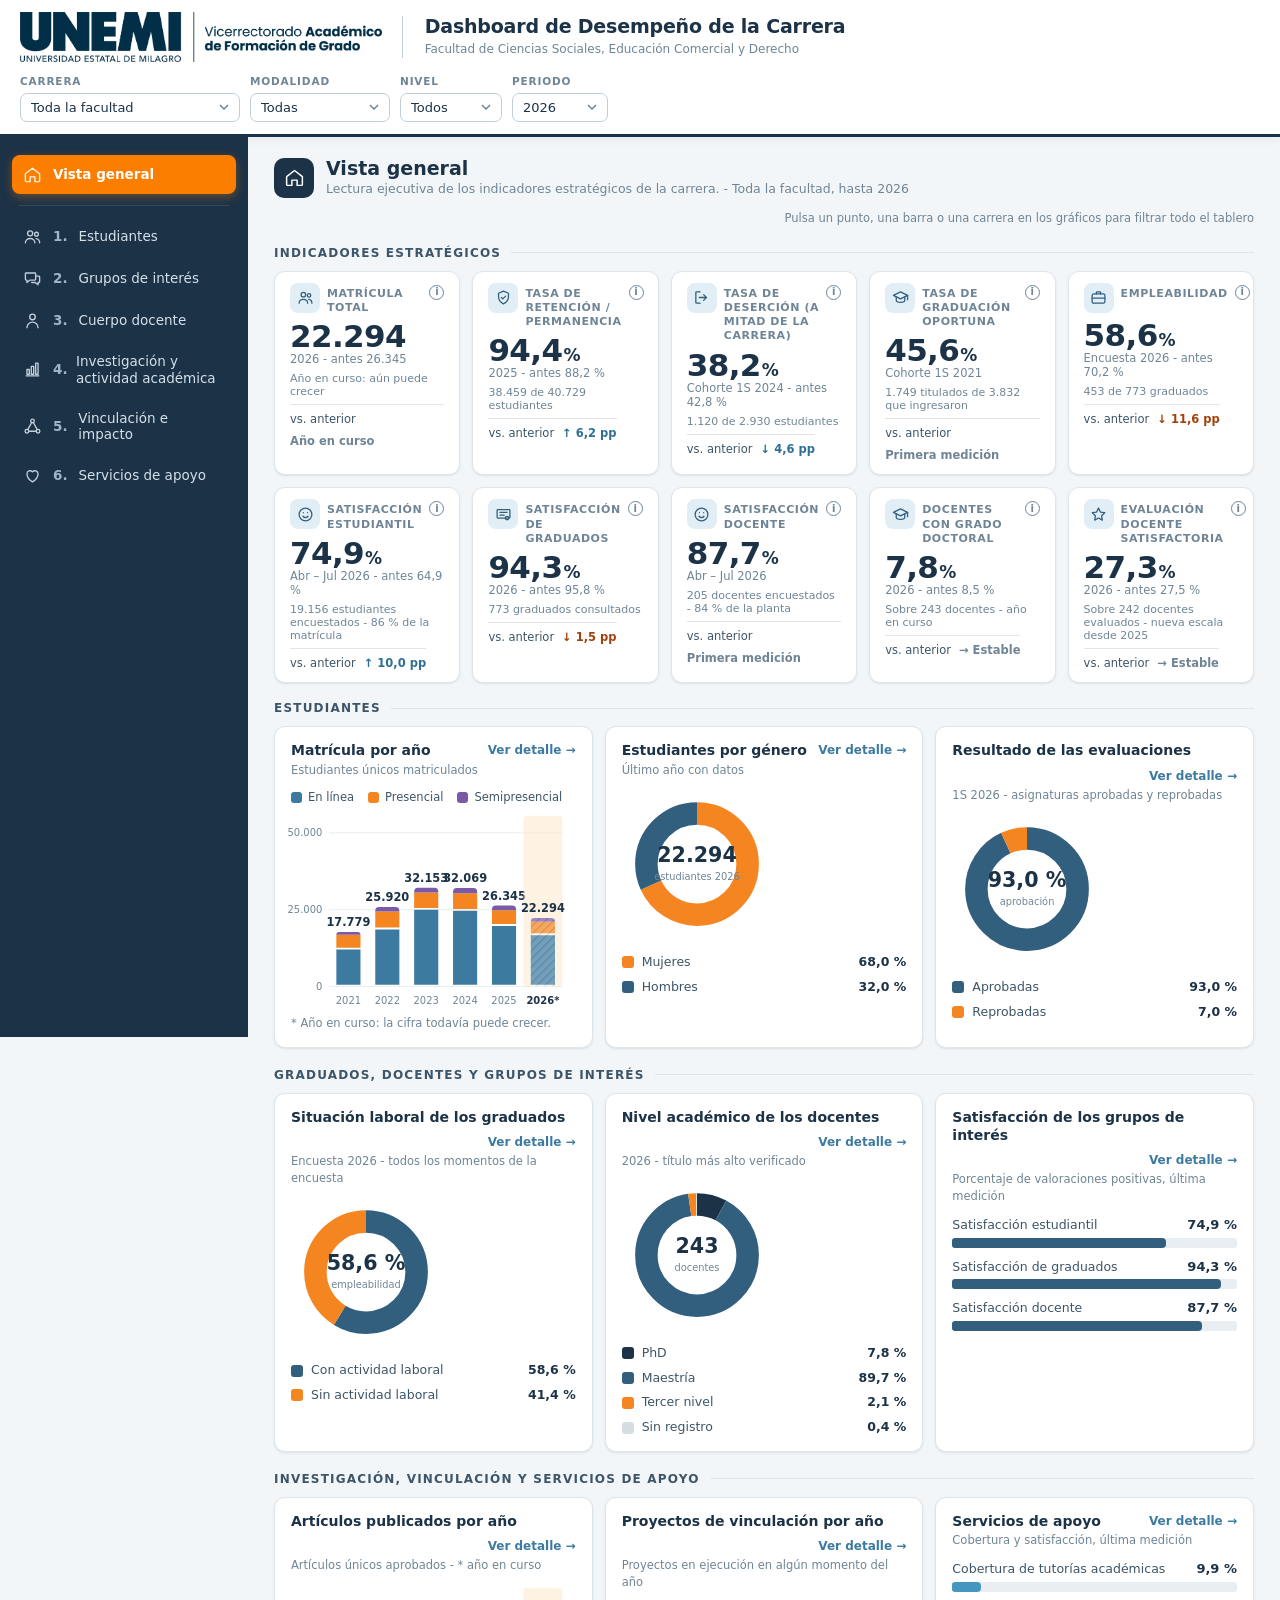
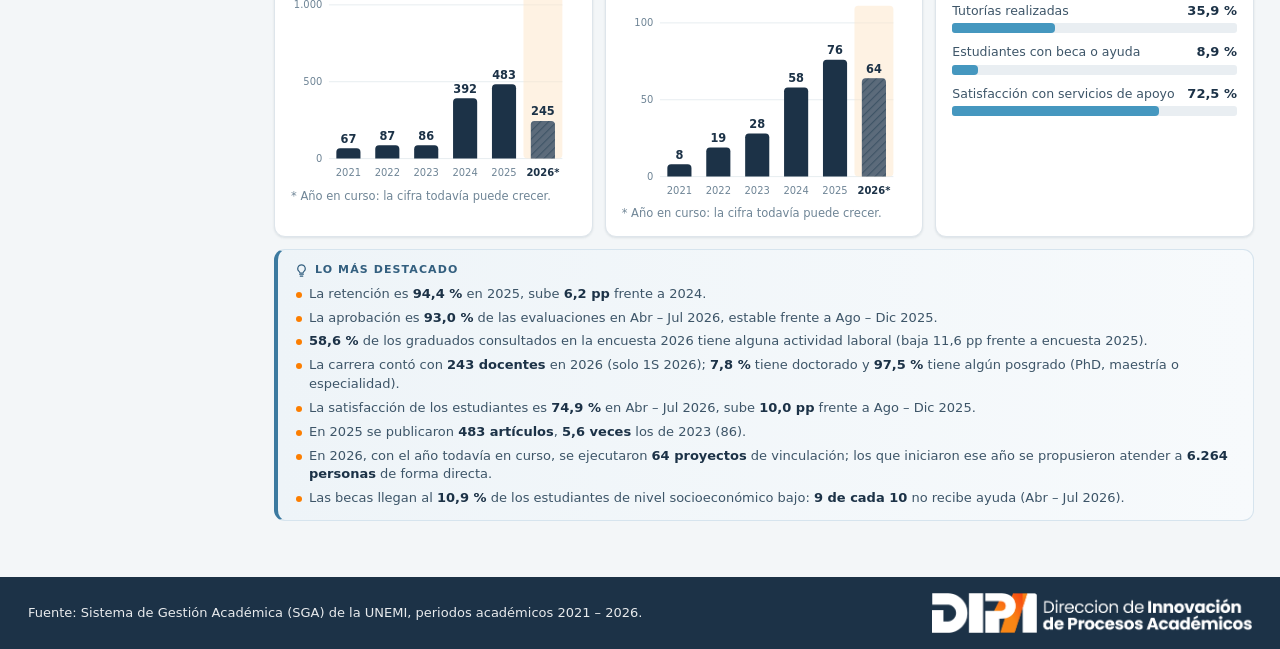
<file: index.html>
<!doctype html>
<html lang="es">
<head>
<meta charset="utf-8">
<title>Dashboard de Desempeño - FACSECYD - UNEMI</title>
<meta http-equiv="refresh" content="0; url=docs/index.html">
<link rel="canonical" href="docs/index.html">
<script>location.replace('docs/index.html' + location.hash);</script>
</head>
<body>
<p>Abriendo el dashboard… Si no se abre solo, entra a <a href="docs/index.html">docs/index.html</a>.</p>
</body>
</html>
</file>
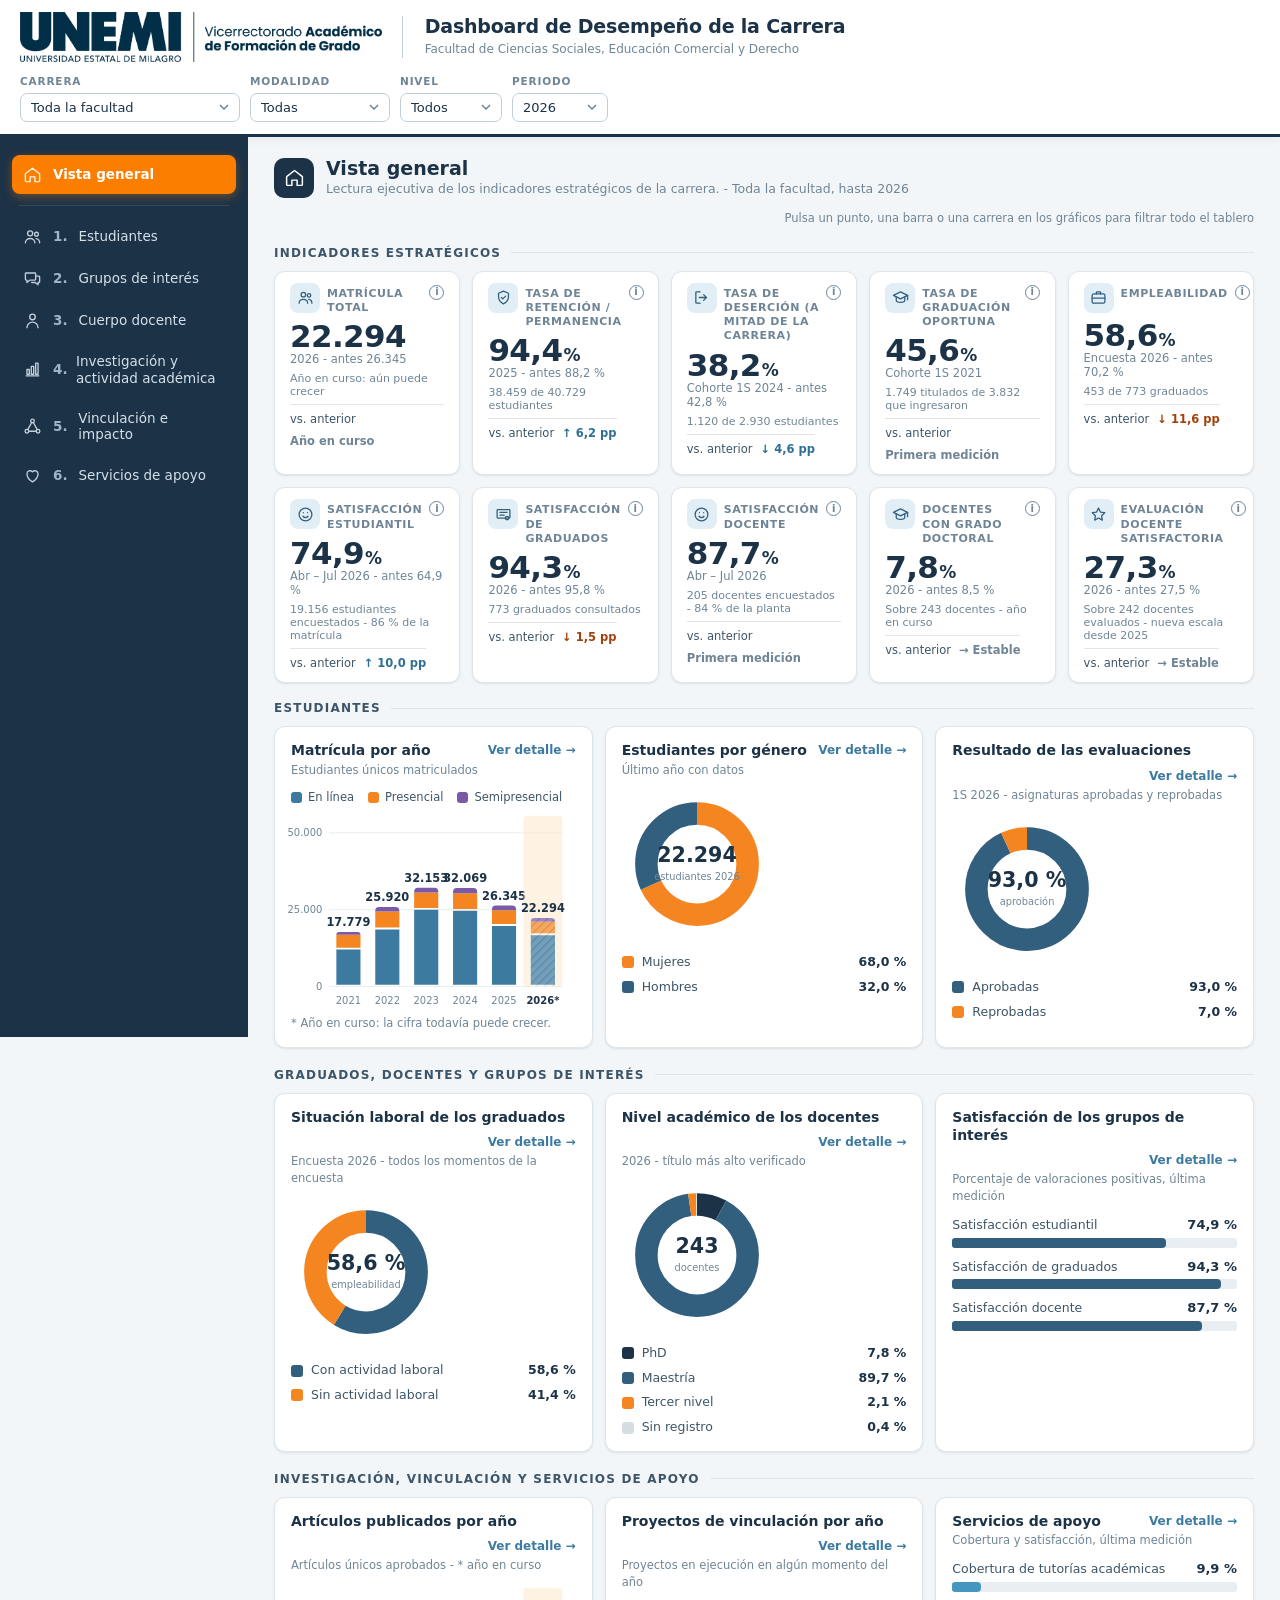
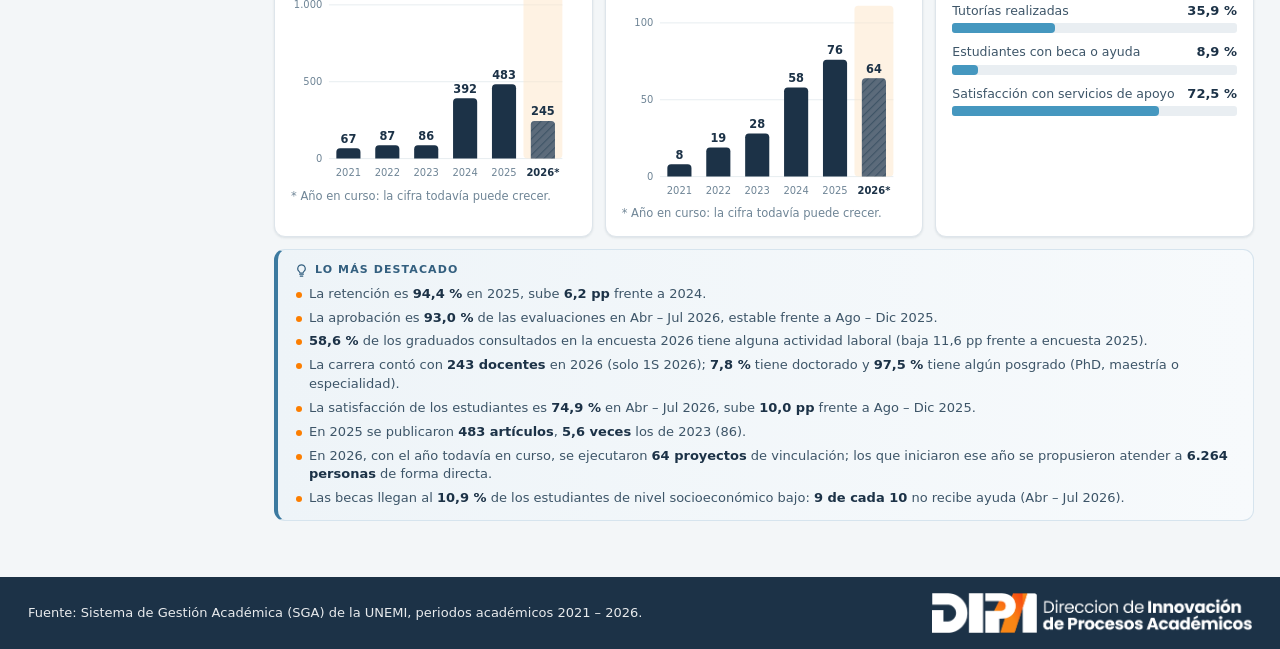
<file: docs/index.html>
<!doctype html>
<html lang="es">
<head>
<meta charset="utf-8">
<meta name="viewport" content="width=device-width, initial-scale=1">
<title>Dashboard de Desempeño - FACSECYD - UNEMI</title>
<!-- Identificación interna (no visible): versión 2, estructura de indicadores de la FACS (octubre 2026).
     La versión 1 (cuatro pestañas, extracto de agosto 2026) se retiró de la publicación. -->
<meta name="dashboard-version" content="2.0 · estructura FACS · 2026-10">
<!-- ?v=: cambiarlo al publicar cambios de estilo o código, para que el navegador no use la copia en caché -->
<link rel="stylesheet" href="css/tablero.css?v=20261012">
</head>
<body>

<!-- Encabezado fijo: el logo y los filtros quedan siempre a la vista -->
<header class="appbar">
  <img class="appbar-logo" src="img/logo-vicerrectorado.png"
       alt="UNEMI - Vicerrectorado Académico de Formación de Grado">
  <div class="appbar-titulo">
    <h1>Dashboard de Desempeño de la Carrera</h1>
    <p>Facultad de Ciencias Sociales, Educación Comercial y Derecho</p>
  </div>
  <div class="filters">
    <!-- Las carreras se cargan desde el catálogo de los datos (FACS_DATA.carreras) -->
    <div class="fld"><label for="fCarrera">Carrera</label><select id="fCarrera"></select></div>
    <div class="fld"><label for="fModalidad">Modalidad</label><select id="fModalidad"></select></div>
    <div class="fld"><label for="fNivel">Nivel</label><select id="fNivel"></select></div>
    <div class="fld"><label for="fAnio">Periodo</label><select id="fAnio"></select></div>
  </div>
</header>

<div class="shell">
  <aside class="side">
    <nav aria-label="Vistas del dashboard"><ul class="nav" id="nav"></ul></nav>
  </aside>
  <main class="main">
    <div class="body" id="vista"></div>
  </main>
</div>

<footer class="sitefooter">
  <p class="fuente">Fuente: Sistema de Gestión Académica (SGA) de la UNEMI, periodos académicos 2021 – 2026.</p>
  <img src="img/logo-dipa-blanco.png" alt="DIPA - Dirección de Innovación de Procesos Académicos">
</footer>

<div class="tip" id="tip" role="tooltip"></div>

<script src="data/indicadores.js"></script>
<script src="data/facsecyd-data.js"></script>
<script src="data/rendimiento-data.js"></script>
<script src="data/graduados-data.js"></script>
<script src="data/trayectoria-data.js"></script>
<script src="data/perfil-data.js"></script>
<script src="data/mapa-ecuador.js"></script>
<script src="data/mapa-mundo.js"></script>
<script src="data/docentes-data.js"></script>
<script src="js/app.js?v=20261008"></script>
</body>
</html>
</file>
<file: docs/css/tablero.css>
/* Paleta institucional UNEMI (Paleta de colores unemi.jpeg) — misma línea que FACSECYD y FACE */
:root {
  --az-1:#1c3247; --az-2:#264763; --az-3:#335f7f; --az-4:#3c7aa0; --az-5:#4597bf;
  --na-1:#fc7e00; --na-2:#ea7d06; --na-3:#f48521; --na-4:#f78d37; --na-5:#f7964d;

  --ink:#1c3247; --ink2:#3d5568; --ink3:#6f8596; --ink4:#c3cfd8;
  --paper:#ffffff; --paper2:#f3f6f8; --paper3:#e9eef2;
  --edge:#dee5eb; --edge2:#c3cfd8;
  --acento:var(--na-1); --acento-lt:#fde7cc;

  /* entidades: el color sigue a la carrera en todos los gráficos */
  --c-facs:#1c3247; --c-enf:#3c7aa0; --c-nut:#f48521;
  /* estados: siempre con icono y palabra, nunca solo color */
  --ok:#2f6f93; --ok-lt:#e2eef5; --seg:#b86200; --seg-lt:#fdecd6; --mal:#a3410c; --mal-lt:#f9dfd0;

  --r:7px; --r-lg:11px;
  --font: Calibri, Carlito, "Segoe UI", system-ui, sans-serif;
  --shadow-sm: 0 1px 3px rgba(28,50,71,.07), 0 1px 2px rgba(28,50,71,.04);
  --shadow: 0 6px 18px rgba(28,50,71,.10), 0 2px 5px rgba(28,50,71,.06);
  --side:248px; --hdr:78px;
}
*,*::before,*::after { box-sizing:border-box; margin:0; padding:0; }
html { scroll-behavior:smooth; }
body { font-family:var(--font); background:var(--paper2); color:var(--ink); font-size:14px; line-height:1.5; }
:focus-visible { outline:2px solid var(--acento); outline-offset:2px; }
[hidden] { display:none !important; }
button, select { font-family:var(--font); }

/* ---------- marco institucional ---------- */
.appbar { position:sticky; top:0; z-index:40; height:var(--hdr); background:var(--paper);
  border-bottom:3px solid var(--az-1); box-shadow:0 2px 10px rgba(28,50,71,.06);
  display:flex; align-items:center; gap:22px; padding:0 24px; }
.appbar-logo { height:50px; width:auto; flex:0 0 auto; }
.appbar-titulo { border-left:1px solid var(--edge2); padding-left:22px; min-width:0; flex:0 1 auto; }
.appbar-titulo h1 { font-size:19px; font-weight:700; letter-spacing:-.01em; line-height:1.15; color:var(--az-1); white-space:nowrap; overflow:hidden; text-overflow:ellipsis; }
.appbar-titulo p { font-size:12px; color:var(--ink3); margin-top:2px; white-space:nowrap; overflow:hidden; text-overflow:ellipsis; }
.sitefooter { background:var(--az-1); padding:16px 28px; display:flex; justify-content:space-between; align-items:center; gap:16px 24px; flex-wrap:wrap; }
.sitefooter .fuente { margin:0; color:#fff; font-size:13px; line-height:1.4; opacity:.9; }
.sitefooter img { height:40px; width:auto; }

/* ---------- estructura ---------- */
.shell { display:grid; grid-template-columns:var(--side) 1fr; min-height:calc(100vh - var(--hdr)); }
.side { background:var(--az-1); color:#dfe8ef; padding:18px 12px 30px;
  position:sticky; top:var(--hdr); height:calc(100vh - var(--hdr)); overflow-y:auto; }
.nav { list-style:none; display:flex; flex-direction:column; gap:3px; }
.nav button { width:100%; display:flex; align-items:center; gap:11px; background:none; border:0;
  color:#d4e0ea; font-size:13.5px; text-align:left; padding:10px 11px; border-radius:8px; cursor:pointer;
  line-height:1.25; }
.nav button svg { width:19px; height:19px; flex:0 0 auto; fill:none; stroke:currentColor; stroke-width:1.7;
  stroke-linecap:round; stroke-linejoin:round; opacity:.9; }
.nav button .num { font-weight:700; color:#9fb6c8; min-width:12px; }
.nav button:hover { background:rgba(255,255,255,.08); color:#fff; }
.nav button.on { background:var(--acento); color:#fff; font-weight:700; box-shadow:0 3px 10px rgba(252,126,0,.35); }
.nav button.on .num { color:#fff; }
.nav-sep { height:1px; background:rgba(255,255,255,.1); margin:8px 6px; }

.main { min-width:0; padding-bottom:44px; }
.filters { display:flex; gap:10px; align-items:flex-end; flex-wrap:nowrap; margin-left:auto; flex:0 0 auto; }
/* Los cuatro filtros van en una sola línea: los nombres de carrera largos se recortan en el
   selector (la lista desplegada los muestra completos) y el periodo no baja a otra fila. */
#fCarrera { width:220px; min-width:0; text-overflow:ellipsis; }
#fNivel, #fAnio { min-width:96px; }
.fld { display:flex; flex-direction:column; gap:3px; }
.fld label { font-size:10.5px; letter-spacing:.08em; text-transform:uppercase; color:var(--ink3); font-weight:700; }
.fld select, .rfbar select { font-size:13px; color:var(--ink); background:var(--paper); border:1px solid var(--edge2);
  border-radius:var(--r); padding:6px 28px 6px 10px; cursor:pointer; min-width:112px; appearance:none;
  background-image:url("data:image/svg+xml,%3Csvg xmlns='http://www.w3.org/2000/svg' width='10' height='6'%3E%3Cpath d='M1 1l4 4 4-4' fill='none' stroke='%236f8596' stroke-width='1.5'/%3E%3C/svg%3E");
  background-repeat:no-repeat; background-position:right 10px center; }
.fld select:hover:not([disabled]), .rfbar select:hover { border-color:var(--az-4); }
.fld select[disabled] { background-color:var(--paper2); color:var(--ink2); cursor:default; background-image:none; padding-right:10px; min-width:0; }

/* filtro cruzado */
.chips { display:flex; gap:7px; flex-wrap:wrap; align-items:center; margin-left:auto; }
.chip { display:inline-flex; align-items:center; gap:7px; background:var(--acento-lt); color:#8a4400;
  border:1px solid var(--na-4); border-radius:20px; padding:3px 6px 3px 11px; font-size:11.5px; font-weight:700; cursor:pointer; }
.chip .x { font-size:15px; line-height:1; opacity:.6; padding:0 3px; }
.chip:hover .x { opacity:1; }
.chip-limpiar { background:none; border:0; color:var(--az-4); font-size:11.5px; font-weight:700; cursor:pointer; text-decoration:underline; }
.chip-ayuda { font-size:11.5px; color:var(--ink3); }
.legend [data-car], .lbl-car { cursor:pointer; }
.legend [data-car]:hover { color:var(--ink); }
.hrow[data-gse], .hrow[data-niv], .hrow[data-rf], .hrow[data-gf], .hrow[data-gmom] { cursor:pointer; border-radius:5px; padding:3px 5px; margin:-3px -5px; }
.hrow[data-gse]:hover, .hrow[data-niv]:hover, .hrow[data-rf]:hover, .hrow[data-gf]:hover, .hrow[data-gmom]:hover { background:var(--paper2); }

/* pestañas dentro de una vista (Estudiantes: Rendimiento / Graduados) */
.tabs { display:flex; gap:4px; border-bottom:2px solid var(--edge); margin-bottom:14px; flex-wrap:wrap; }
.tab { background:none; border:0; border-bottom:3px solid transparent; margin-bottom:-2px; padding:9px 16px 8px;
  font-size:14px; font-weight:700; color:var(--ink3); cursor:pointer; }
.tab:hover { color:var(--ink); }
.tab.on { color:var(--az-1); border-bottom-color:var(--acento); }
.priv { font-size:11.5px; color:var(--ink3); background:var(--paper); border:1px dashed var(--edge2);
  border-radius:var(--r); padding:8px 12px; margin:4px 0 12px; line-height:1.45; }
.priv b { color:var(--ink2); }
/* perfil: pirámide y mapa pulsables */
.hrow[data-pf] { cursor:pointer; border-radius:5px; padding:3px 5px; margin:-3px -5px; }
.hrow[data-pf]:hover { background:var(--paper2); }
rect.pir, path.prov { cursor:pointer; }
path.prov.fija { cursor:default; }
/* vista general: dona y enlaces de panel */
.dona { display:flex; align-items:center; gap:14px; flex-wrap:wrap; }
.dona svg { width:150px; height:150px; flex:0 0 auto; }
.dona svg circle { cursor:default; }
.dona-ley { flex:1; min-width:150px; display:flex; flex-direction:column; gap:6px; }
.dona-ley .dl { display:grid; grid-template-columns:12px 1fr auto; gap:8px; align-items:center; font-size:12.5px; color:var(--ink2); }
.dona-ley .dl i { width:12px; height:12px; border-radius:3px; }
.dona-ley .dl b { color:var(--ink); font-variant-numeric:tabular-nums; }
.ph .ver { margin-left:auto; font-size:12px; color:var(--az-4); font-weight:700; text-decoration:none; white-space:nowrap; }
.ph .ver:hover { color:var(--acento); }
rect.pir:hover, path.prov:hover { filter:brightness(1.12); }
/* tarjetas con ícono (vistas 1 y 4): filas parejas de 4 (o 5) */
.kpis.k4 { grid-template-columns:repeat(4,minmax(0,1fr)); }
.kpis.k5 { grid-template-columns:repeat(5,minmax(0,1fr)); }
.kpis.k3 { grid-template-columns:repeat(3,minmax(0,1fr)); }
@media (max-width:1180px){ .kpis.k4, .kpis.k5, .kpis.k3 { grid-template-columns:repeat(2,minmax(0,1fr)); } }
@media (max-width:560px){ .kpis.k4, .kpis.k5, .kpis.k3 { grid-template-columns:1fr; } }
.kico { width:30px; height:30px; flex:0 0 auto; border-radius:8px; background:var(--ok-lt); display:inline-flex;
  align-items:center; justify-content:center; margin-top:-2px; }
.kico svg { width:17px; height:17px; fill:none; stroke:var(--az-3); stroke-width:1.8; stroke-linecap:round; stroke-linejoin:round; }
.kpi .top .kico + .lbl { padding-top:2px; }
/* filtros separados de Estudiantes */
.filtros-est { align-items:flex-end; }
.filtros-est .fld select { min-width:150px; }
.filtros-est > span { align-self:center; }
svg.mapa-ec { max-height:430px; margin:0 auto; }
svg.mapa-mundo { width:100%; height:auto; margin:0 auto; cursor:grab; touch-action:pan-y; }
.mapa-zoom { position:relative; border:1px solid var(--edge); border-radius:var(--r); overflow:hidden; background:#fbfcfd; }
.zoom-ctrl { position:absolute; top:8px; right:8px; display:flex; flex-direction:column; gap:4px; }
.zoom-ctrl button { min-width:30px; height:30px; padding:0 8px; font:700 16px var(--font); color:var(--ink);
  background:var(--paper); border:1px solid var(--edge2); border-radius:6px; cursor:pointer; box-shadow:var(--shadow-sm); }
.zoom-ctrl button:hover { background:var(--paper2); }
.zoom-ctrl button.zr { font-size:11.5px; font-weight:600; }
table.res tr[data-niv], table.res tr[data-carsel] { cursor:pointer; }
table.res tr[data-niv]:hover td, table.res tr[data-carsel]:hover td { background:var(--paper2); }

/* rendimiento académico: grupo de estudiantes */
.rfbar { display:flex; align-items:center; gap:8px 12px; flex-wrap:wrap; background:var(--paper); border:1px solid var(--edge);
  border-radius:var(--r-lg); padding:9px 14px; margin-bottom:12px; box-shadow:var(--shadow-sm); }
.rfbar label { font-size:10.5px; letter-spacing:.08em; text-transform:uppercase; color:var(--ink3); font-weight:700; }
.rfbar select { min-width:200px; }
.rfbar span { font-size:11.5px; color:var(--ink3); flex:1; min-width:220px; }
.sw { display:inline-block; width:10px; height:10px; border-radius:3px; margin-right:7px; vertical-align:-1px; }
.hrow.sel { background:var(--acento-lt); }
.hrow.sel .hl { font-weight:700; color:var(--ink); }
.hrow.mut { opacity:.45; }
.kpi.nogse { opacity:.6; }
path.seg { cursor:pointer; }

.body { padding:20px 26px 0; max-width:1480px; }
.vhead { display:flex; align-items:center; gap:12px; margin-bottom:16px; flex-wrap:wrap; }
.vhead .ic { width:40px; height:40px; border-radius:10px; background:var(--az-1); display:flex;
  align-items:center; justify-content:center; flex:0 0 auto; }
.vhead .ic svg { width:21px; height:21px; fill:none; stroke:#fff; stroke-width:1.7; stroke-linecap:round; stroke-linejoin:round; }
.vhead h2 { font-size:19px; font-weight:700; line-height:1.2; }
.vhead p { font-size:12.5px; color:var(--ink3); }

/* ---------- tarjetas KPI ---------- */
.kpis { display:grid; grid-template-columns:repeat(auto-fit,minmax(196px,1fr)); gap:12px; margin-bottom:16px; }
.kpi { position:relative; background:var(--paper); border:1px solid var(--edge); border-radius:var(--r-lg);
  padding:13px 15px 12px; box-shadow:var(--shadow-sm); display:flex; flex-direction:column; gap:6px;
  transition:box-shadow .15s, transform .15s, border-color .15s; text-align:left; font-family:var(--font); color:var(--ink); }
button.kpi { cursor:pointer; }
button.kpi:hover { box-shadow:var(--shadow); transform:translateY(-1px); border-color:var(--edge2); }
.kpi.flash { animation:flash 1.8s ease-out; }
@keyframes flash { 0%,30% { border-color:var(--acento); box-shadow:0 0 0 3px var(--acento-lt); } 100% { } }
.kpi .top { display:flex; align-items:flex-start; gap:7px; }
.kpi .lbl { font-size:11px; letter-spacing:.05em; text-transform:uppercase; color:var(--ink3); font-weight:700;
  line-height:1.3; flex:1; min-height:29px; }
.kpi .mid { display:flex; align-items:flex-end; justify-content:space-between; gap:8px; }
.kpi .val { font-size:31px; font-weight:700; letter-spacing:-.02em; line-height:1; font-variant-numeric:tabular-nums; }
.kpi .val small { font-size:17px; font-weight:700; margin-left:1px; }
.kpi .per { font-size:11.5px; color:var(--ink3); }
.kpi .spark { width:84px; height:30px; flex:0 0 auto; }
.kpi .foot { display:flex; align-items:center; justify-content:space-between; gap:8px; flex-wrap:wrap;
  border-top:1px solid var(--edge); padding-top:7px; font-size:11.5px; color:var(--ink2); }
.kpi .meta b { color:var(--ink); }
.kpi.na .val { color:var(--ink4); font-size:22px; }
.kpi .base { font-size:11px; color:var(--ink3); font-variant-numeric:tabular-nums; }

.trend { display:inline-flex; align-items:center; gap:3px; font-weight:700; font-size:11.5px; white-space:nowrap; }
.trend.fav { color:var(--ok); } .trend.desf { color:var(--mal); } .trend.neu { color:var(--ink3); }
.estado { display:inline-flex; align-items:center; gap:4px; font-size:11px; font-weight:700; border-radius:20px;
  padding:1px 8px 1px 6px; white-space:nowrap; }
.estado.ok { background:var(--ok-lt); color:var(--ok); }
.estado.seg { background:var(--seg-lt); color:var(--seg); }
.estado.mal { background:var(--mal-lt); color:var(--mal); }
.estado.sin { background:var(--paper3); color:var(--ink3); font-weight:600; }

/* ---------- paneles ---------- */
.grid2 { display:grid; grid-template-columns:1fr 1fr; gap:12px; }
.grid3 { display:grid; grid-template-columns:repeat(3,1fr); gap:12px; }
.grid2.wl { grid-template-columns:1.4fr 1fr; }
.grid2.arriba { align-items:start; }
@media (max-width:1180px){ .grid2,.grid3,.grid2.wl { grid-template-columns:1fr; } }
.panel { background:var(--paper); border:1px solid var(--edge); border-radius:var(--r-lg);
  padding:14px 16px 14px; box-shadow:var(--shadow-sm); margin-bottom:12px; min-width:0; }
.ph { display:flex; align-items:center; gap:7px; flex-wrap:wrap; margin-bottom:2px; }
.ph h3 { font-size:14px; font-weight:700; line-height:1.3; }
.ph .tag { font-size:10px; letter-spacing:.08em; text-transform:uppercase; font-weight:700; color:var(--az-3);
  background:var(--ok-lt); border-radius:10px; padding:1px 8px; }
.ph-note { font-size:11.5px; color:var(--ink3); margin:1px 0 10px; }
.info { display:inline-flex; width:15px; height:15px; border-radius:50%; border:1.4px solid var(--ink3);
  color:var(--ink3); align-items:center; justify-content:center; font-size:10px; font-weight:700; font-style:normal;
  cursor:help; flex:0 0 auto; background:none; line-height:1; }
.info:hover, .info:focus-visible { border-color:var(--acento); color:var(--acento); }
.empty { color:var(--ink3); font-size:12.5px; padding:22px 10px; text-align:center;
  background:var(--paper2); border-radius:var(--r); line-height:1.5; }
.empty b { color:var(--ink2); display:block; margin-bottom:2px; }

.legend { display:flex; flex-wrap:wrap; gap:4px 14px; margin-bottom:6px; }
.legend span { display:inline-flex; align-items:center; gap:6px; font-size:11.5px; color:var(--ink2); }
.legend i { width:16px; height:0; border-top:2.5px solid; display:inline-block; }
.legend i.dash { border-top-style:dashed; }
.legend i.box { width:11px; height:11px; border:0; border-radius:3px; }

/* barras horizontales */
.hb { display:flex; flex-direction:column; gap:9px; }
.hrow { display:grid; grid-template-columns:1fr auto; gap:3px 10px; align-items:baseline; }
.hrow .hl { font-size:12.5px; color:var(--ink2); line-height:1.3; }
.hrow .hv { font-size:13px; font-weight:700; font-variant-numeric:tabular-nums; text-align:right; white-space:nowrap; }
.hrow .hv .d { font-size:11px; font-weight:700; margin-left:6px; }
.hrow .ht { grid-column:1/-1; height:10px; background:var(--paper3); border-radius:3px; overflow:hidden; position:relative; }
.hrow .hf { display:block; height:100%; border-radius:0 4px 4px 0; transition:width .35s cubic-bezier(.2,.7,.3,1); }
.hrow .hg { position:absolute; top:-2px; bottom:-2px; width:2px; background:var(--ink); opacity:.55; }
.hsub { font-size:10.5px; letter-spacing:.1em; text-transform:uppercase; color:var(--ink3); font-weight:700; margin:12px 0 2px; }

/* tabla de resultados */
.tbl-wrap { overflow-x:auto; }
table.res { width:100%; border-collapse:collapse; font-size:12.5px; font-variant-numeric:tabular-nums; }
table.res th { text-align:left; font-size:10.5px; letter-spacing:.07em; text-transform:uppercase; color:var(--ink3);
  font-weight:700; padding:7px 10px; border-bottom:1.5px solid var(--edge2); white-space:nowrap; }
table.res td { padding:8px 10px; border-bottom:1px solid var(--edge); vertical-align:middle; }
table.res td.n, table.res th.n { text-align:right; }
table.res tr:last-child td { border-bottom:0; }
table.res tr.hl td { background:var(--acento-lt); }
table.res .ind { font-weight:600; color:var(--ink); }
table.res .per { color:var(--ink3); font-size:11.5px; }
table.res .tipo { font-size:10px; letter-spacing:.07em; text-transform:uppercase; color:var(--ink3); font-weight:700; }

/* lectura analítica */
.lectura { background:linear-gradient(90deg,#eef4f8,#f7fafc); border:1px solid #d6e4ee; border-left:4px solid var(--az-4);
  border-radius:var(--r-lg); padding:12px 16px; margin-bottom:12px; }
.lectura h3 { font-size:11px; letter-spacing:.1em; text-transform:uppercase; color:var(--az-3); font-weight:700; margin-bottom:6px;
  display:flex; align-items:center; gap:6px; }
.lectura h3 svg { width:15px; height:15px; fill:none; stroke:currentColor; stroke-width:1.8; stroke-linecap:round; stroke-linejoin:round; }
.lectura ul { list-style:none; display:flex; flex-direction:column; gap:5px; }
.lectura li { font-size:13px; color:var(--ink2); line-height:1.45; padding-left:15px; position:relative; }
.lectura li::before { content:""; position:absolute; left:2px; top:.55em; width:6px; height:6px; border-radius:50%; background:var(--acento); }
.lectura b { color:var(--ink); }

/* inicio */
.sec { display:flex; align-items:center; gap:10px; margin:6px 0 9px; }
.sec h3 { font-size:12px; letter-spacing:.1em; text-transform:uppercase; color:var(--ink2); font-weight:700; white-space:nowrap; }
.sec::after { content:""; flex:1; height:1px; background:var(--edge); }
.sec a { font-size:12px; color:var(--az-4); font-weight:700; text-decoration:none; white-space:nowrap; order:3; }
.sec a:hover { color:var(--acento); }

/* estrategia de impacto (vinculación) */
.cadena { display:grid; grid-template-columns:repeat(4,1fr); gap:0; margin-bottom:12px; }
@media (max-width:900px){ .cadena { grid-template-columns:1fr 1fr; } }
.eslabon { background:var(--paper); border:1px solid var(--edge); padding:12px 14px 11px; position:relative; }
.eslabon:first-child { border-radius:var(--r-lg) 0 0 var(--r-lg); }
.eslabon:last-child { border-radius:0 var(--r-lg) var(--r-lg) 0; }
.eslabon + .eslabon { border-left:0; }
.eslabon .k { font-size:10.5px; letter-spacing:.1em; text-transform:uppercase; font-weight:700; color:var(--acento); }
.eslabon .q { font-size:11.5px; color:var(--ink3); line-height:1.3; margin:1px 0 6px; }
.eslabon .v { font-size:26px; font-weight:700; line-height:1.05; font-variant-numeric:tabular-nums; }
.eslabon .s { font-size:11.5px; color:var(--ink2); margin-top:2px; }
.eslabon.vacio .v { font-size:15px; color:var(--ink3); font-weight:600; padding-top:6px; }

/* proyectos */
.pill { display:inline-block; font-size:10.5px; font-weight:700; border-radius:10px; padding:1px 8px; white-space:nowrap; }
.pill.ej { background:var(--seg-lt); color:var(--seg); }
.pill.fin { background:var(--ok-lt); color:var(--ok); }
.mini-bar { display:inline-block; width:60px; height:6px; background:var(--paper3); border-radius:3px; vertical-align:middle; margin-right:6px; overflow:hidden; }
.mini-bar i { display:block; height:100%; background:var(--az-4); }

/* gráficos */
svg.chart { display:block; width:100%; height:auto; overflow:visible; }
svg.chart text { font-family:var(--font); }
.tip { position:fixed; z-index:60; pointer-events:none; background:var(--az-1); color:#fff;
  font-size:12px; padding:8px 11px; border-radius:6px; box-shadow:var(--shadow);
  opacity:0; transition:opacity .12s; max-width:300px; line-height:1.4; }
.tip.on { opacity:1; }
.tip .tt { font-size:11px; color:#a9c0d1; margin-bottom:3px; }
.tip .r { display:flex; align-items:center; gap:7px; }
.tip .r i { width:12px; border-top:2.5px solid; display:inline-block; }
.tip .r b { font-size:13px; }
.tip .r span { color:#c9d7e2; }
.tip .nota { color:#c9d7e2; font-size:11px; margin-top:4px; border-top:1px solid rgba(255,255,255,.15); padding-top:4px; }

.segbtns { display:flex; gap:5px; flex-wrap:wrap; }
.segbtn { font-size:11.5px; font-weight:600; color:var(--ink2); background:var(--paper2); border:1px solid var(--edge2);
  border-radius:20px; padding:3px 11px; cursor:pointer; }
.segbtn:hover { border-color:var(--az-4); }
.segbtn.on { background:var(--az-2); color:#fff; border-color:var(--az-2); }

@media (max-width:1365px){
  .appbar { height:auto; position:static; flex-wrap:wrap; padding:12px 20px; gap:12px 20px; }
  .filters { flex-wrap:wrap; }
  .appbar-titulo h1, .appbar-titulo p { white-space:normal; }
  .filters { margin-left:0; }
  .side { top:0; height:100vh; }
}
@media (max-width:900px){
  .shell { grid-template-columns:1fr; }
  .side { position:static; height:auto; padding:10px; }
  .nav { flex-direction:row; overflow-x:auto; gap:4px; }
  .nav li { flex:0 0 auto; }
  .nav button { white-space:nowrap; padding:7px 10px; }
  .nav-sep { display:none; }
  .appbar-titulo { border-left:0; padding-left:0; }
  .body { padding-left:16px; padding-right:16px; }
}
@media (prefers-reduced-motion:reduce){ * { transition:none !important; animation:none !important; } }

/* FACSECYD: aviso de datos provisionales (base de estudiantes incompleta) */
.aviso-prov { display:flex; gap:10px; align-items:flex-start; margin:0 0 14px; padding:10px 14px; font-size:12.5px;
  color:var(--ink2); background:var(--seg-lt); border:1px solid #f3c58e; border-left:4px solid var(--seg); border-radius:var(--r); }
.aviso-prov b { color:var(--seg); }
/* FACSECYD: aclaración informativa (no es una alerta) */
.aviso-info { display:flex; gap:10px; align-items:flex-start; margin:0 0 14px; padding:10px 14px; font-size:12.5px;
  color:var(--ink2); background:var(--ok-lt); border:1px solid #b9d4e4; border-left:4px solid var(--ok); border-radius:var(--r); }
.aviso-info b { color:var(--ok); white-space:nowrap; }
/* FACSECYD: marca de nueva versión (solo en la copia interna que genera scripts/pipeline/07_html_local.py) */
.badge-version { display:inline-block; vertical-align:middle; margin-left:8px; padding:2px 8px; font-size:10.5px; font-weight:700;
  letter-spacing:.04em; text-transform:uppercase; color:#fff; background:var(--acento, #f48521); border-radius:999px; }
.link-anterior { color:inherit; text-decoration:underline; text-underline-offset:2px; opacity:.85; }
.link-anterior:hover { opacity:1; }
</file>
